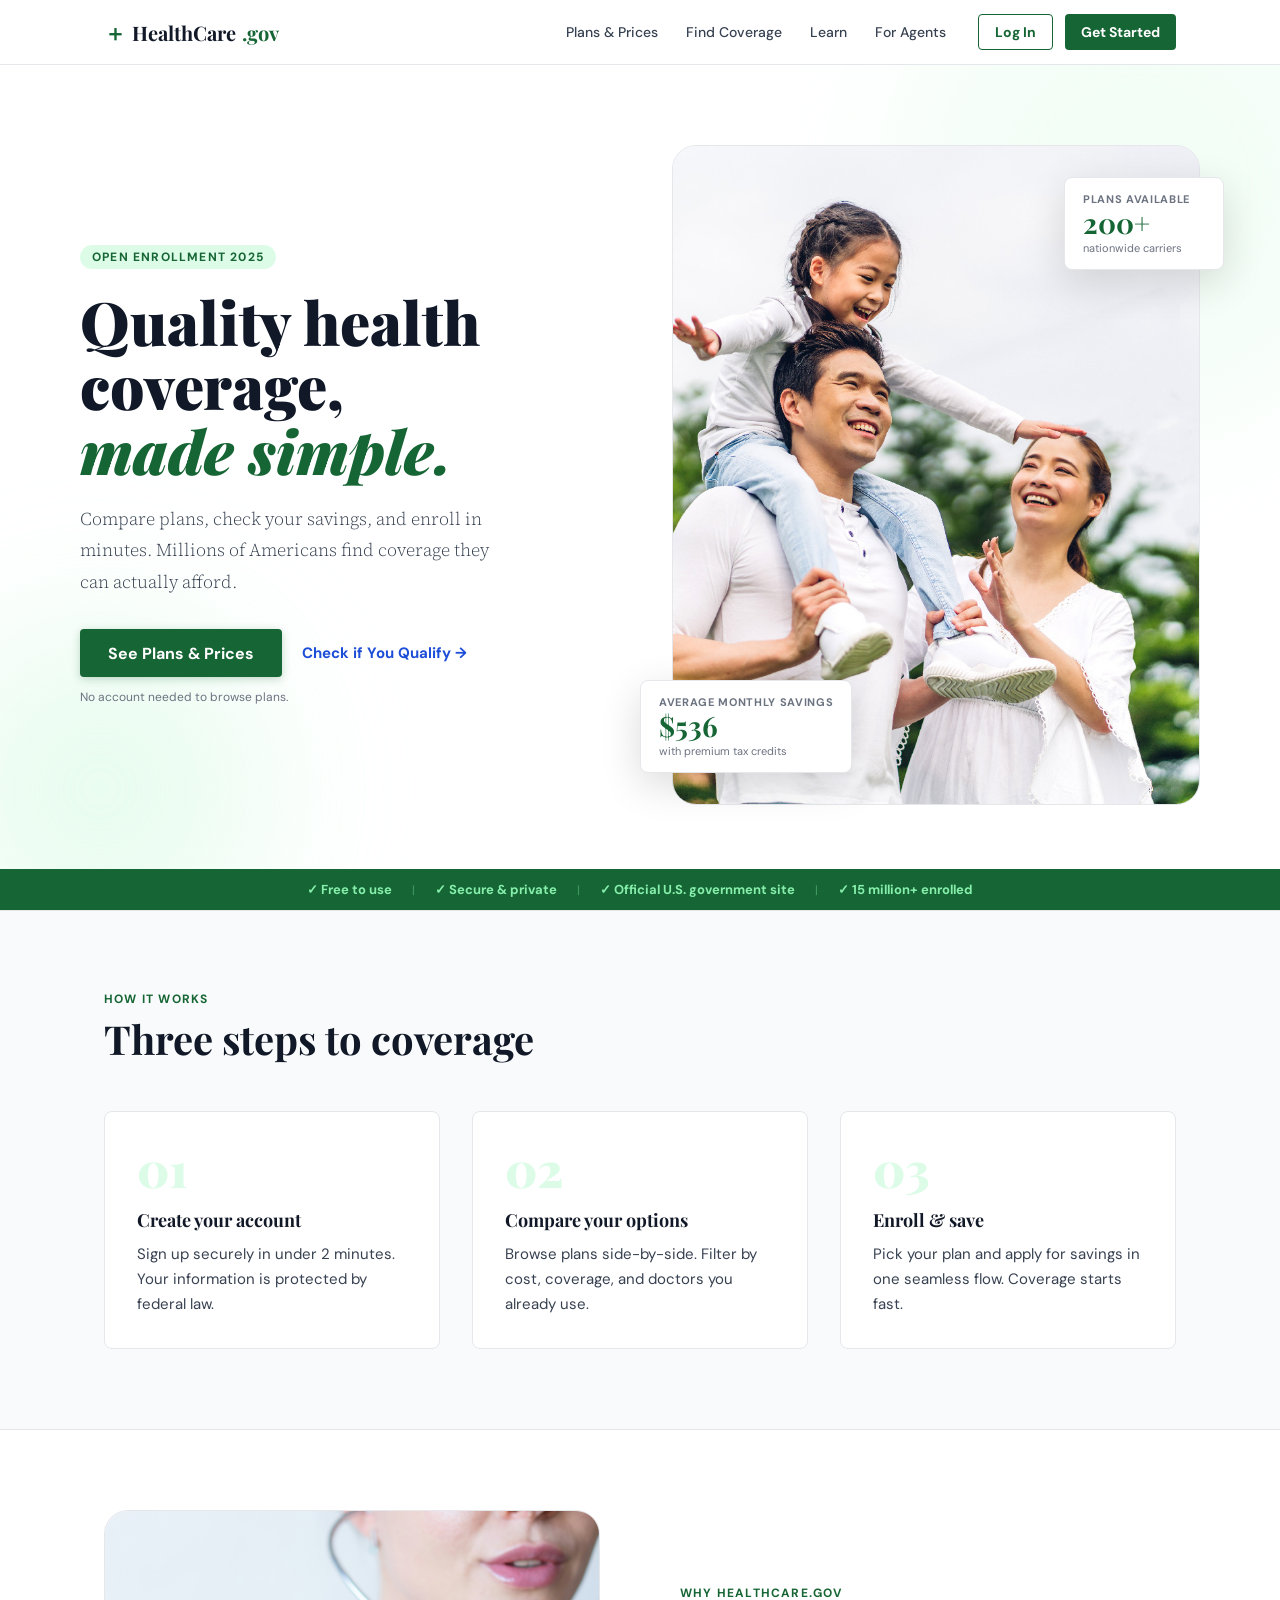
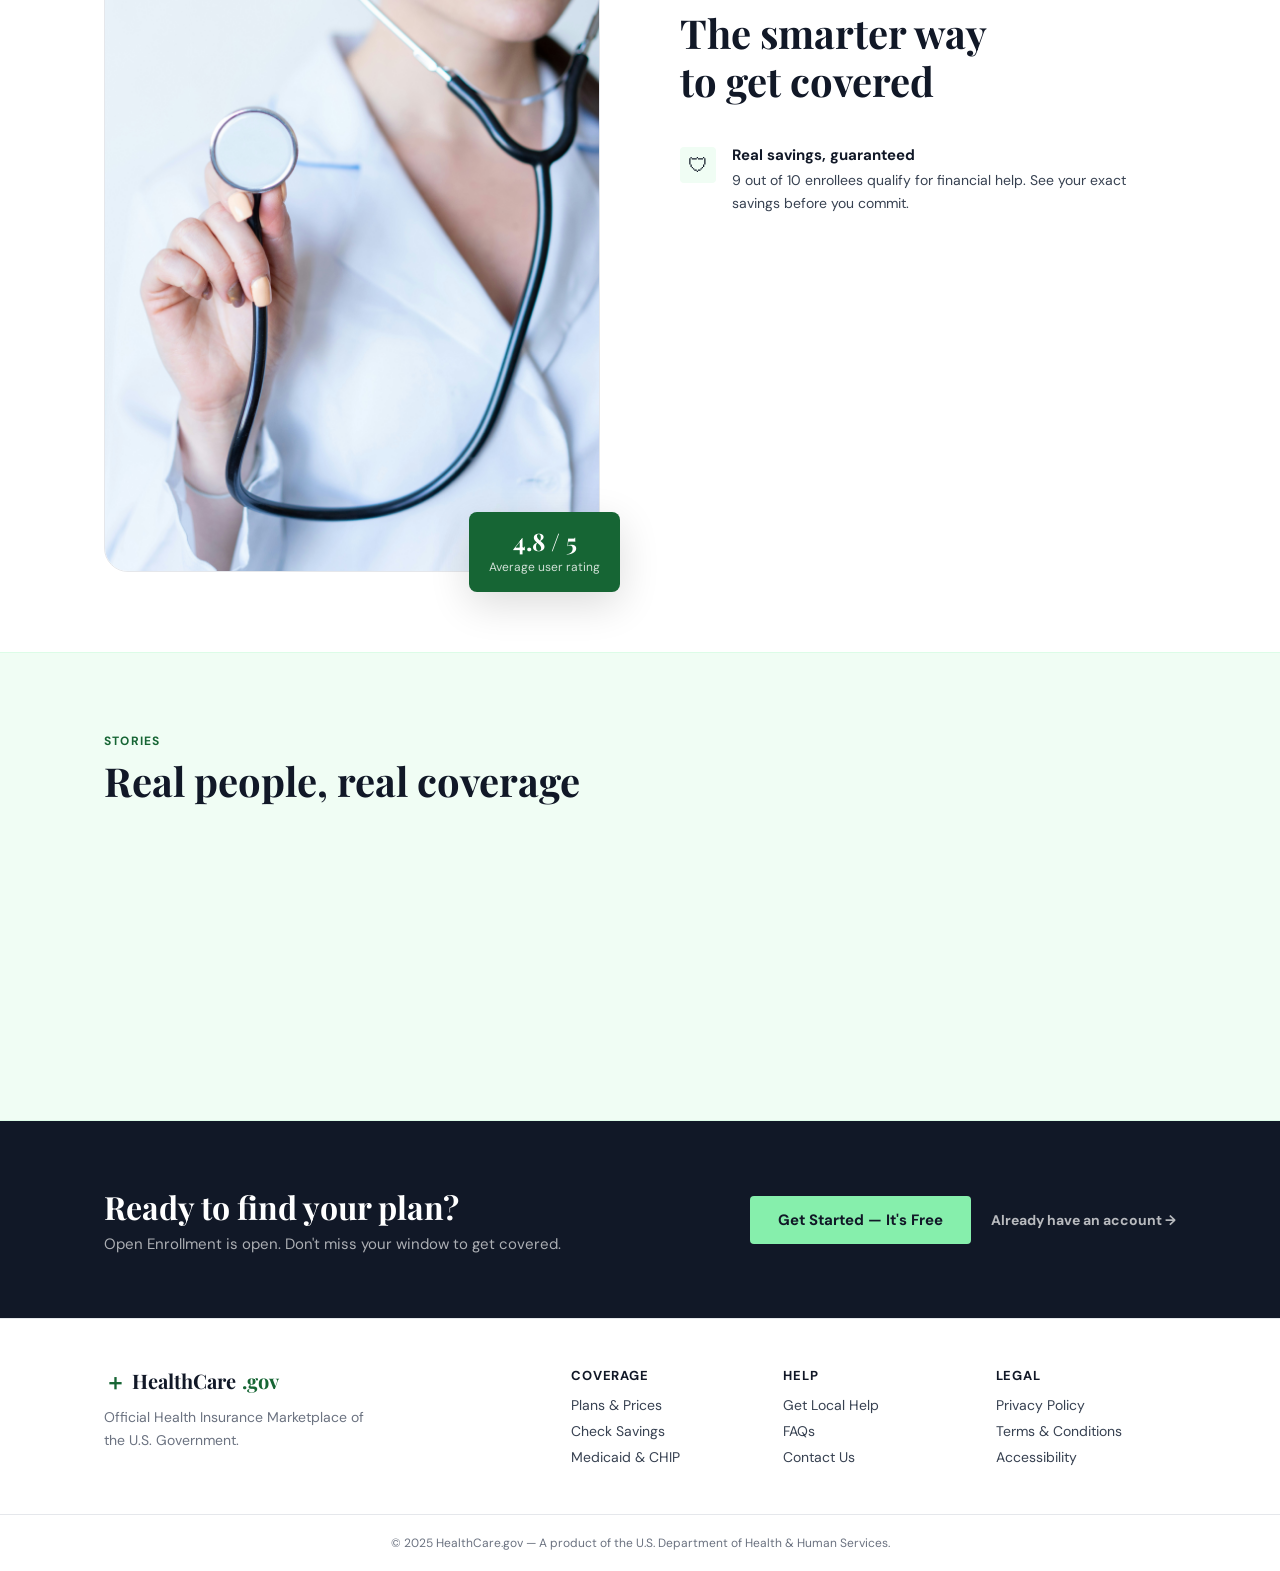
<file: index.html>
<!DOCTYPE html>
<html lang="en">
<head>
  <meta charset="UTF-8" />
  <meta name="viewport" content="width=device-width, initial-scale=1.0" />
  <title>HealthCare.gov — Quality Health Coverage</title>
  <link rel="stylesheet" href="assets/css/index.css" />
  <!-- Google Fonts -->
  <link rel="preconnect" href="https://fonts.googleapis.com" />
  <link rel="preconnect" href="https://fonts.gstatic.com" crossorigin />
  <link href="https://fonts.googleapis.com/css2?family=Playfair+Display:wght@700;900&family=Source+Serif+4:ital,wght@0,300;0,400;0,600;1,300&family=DM+Sans:wght@400;500;700&display=swap" rel="stylesheet" />
</head>
<body>

  <!-- ── NAVBAR ── -->
  <header class="navbar">
    <div class="nav-inner">
      <a href="#" class="nav-logo">
        <span class="logo-icon">＋</span>
        HealthCare<span class="logo-dot">.gov</span>
      </a>
      <nav class="nav-links">
        <a href="#">Plans &amp; Prices</a>
        <a href="#">Find Coverage</a>
        <a href="#">Learn</a>
        <a href="#">For Agents</a>
      </nav>
      <div class="nav-actions">
        <a href="login.html" class="btn-ghost">Log In</a>
        <a href="#" class="btn-solid">Get Started</a>
      </div>
      <button class="hamburger" aria-label="Open menu">
        <span></span><span></span><span></span>
      </button>
    </div>
  </header>

  <!-- ── HERO ── -->
  <section class="hero">
    <div class="hero-inner">
      <div class="hero-text">
        <p class="hero-eyebrow">Open Enrollment 2025</p>
        <h1 class="hero-headline">
          Quality health<br />
          coverage,<br />
          <em>made simple.</em>
        </h1>
        <p class="hero-body">
          Compare plans, check your savings, and enroll in minutes.
          Millions of Americans find coverage they can actually afford.
        </p>
        <div class="hero-cta-group">
          <a href="#" class="btn-hero-primary">See Plans &amp; Prices</a>
          <a href="#" class="btn-hero-secondary">Check if You Qualify →</a>
        </div>
        <p class="hero-note">No account needed to browse plans.</p>
      </div>

      <div class="hero-card-stack">
        <!-- Photo placeholder — replace src with your image -->
        <div class="hero-photo-frame">
          <img
            src="assets/images/foto1.jpg"
            alt="Happy family with health coverage"
            class="hero-photo"
            onerror="this.parentElement.classList.add('photo-placeholder')"
          />
        </div>

        <!-- Floating stat card -->
        <div class="stat-card stat-card--savings">
          <p class="stat-card__label">Average monthly savings</p>
          <p class="stat-card__value">$536</p>
          <p class="stat-card__sub">with premium tax credits</p>
        </div>

        <div class="stat-card stat-card--plans">
          <p class="stat-card__label">Plans available</p>
          <p class="stat-card__value">200+</p>
          <p class="stat-card__sub">nationwide carriers</p>
        </div>
      </div>
    </div>

    <!-- Decorative background shapes -->
    <div class="hero-blob hero-blob--1" aria-hidden="true"></div>
    <div class="hero-blob hero-blob--2" aria-hidden="true"></div>
  </section>

  <!-- ── TRUST BAR ── -->
  <div class="trust-bar">
    <div class="trust-inner">
      <span class="trust-item">✓ Free to use</span>
      <span class="divider">|</span>
      <span class="trust-item">✓ Secure &amp; private</span>
      <span class="divider">|</span>
      <span class="trust-item">✓ Official U.S. government site</span>
      <span class="divider">|</span>
      <span class="trust-item">✓ 15 million+ enrolled</span>
    </div>
  </div>

  <!-- ── HOW IT WORKS ── -->
  <section class="section-how" id="how">
    <div class="container">
      <div class="section-label">How it works</div>
      <h2 class="section-heading">Three steps to coverage</h2>

      <div class="steps-grid">
        <div class="step-card">
          <div class="step-num">01</div>
          <h3>Create your account</h3>
          <p>Sign up securely in under 2 minutes. Your information is protected by federal law.</p>
        </div>
        <div class="step-card">
          <div class="step-num">02</div>
          <h3>Compare your options</h3>
          <p>Browse plans side-by-side. Filter by cost, coverage, and doctors you already use.</p>
        </div>
        <div class="step-card">
          <div class="step-num">03</div>
          <h3>Enroll &amp; save</h3>
          <p>Pick your plan and apply for savings in one seamless flow. Coverage starts fast.</p>
        </div>
      </div>
    </div>
  </section>

  <!-- ── FEATURES / WHY US ── -->
  <section class="section-features">
    <div class="container features-inner">
      <div class="features-photo-col">
        <!-- Replace src with your second image -->
        <div class="features-photo-frame">
          <img
            src="assets/images/foto2.jpg"
            alt="Doctor consultation"
            class="features-photo"
            onerror="this.parentElement.classList.add('photo-placeholder')"
          />

        </div>
        <div class="features-badge">
          <strong>4.8 / 5</strong>
          <span>Average user rating</span>
        </div>
      </div>

      <div class="features-text-col">
        <div class="section-label">Why HealthCare.gov</div>
        <h2 class="section-heading">The smarter way<br />to get covered</h2>

        <ul class="feature-list">
          <li>
            <div class="feature-icon">🛡</div>
            <div>
              <strong>Real savings, guaranteed</strong>
              <p>9 out of 10 enrollees qualify for financial help. See your exact savings before you commit.</p>
            </div>
          </li>
          <li>
            <div class="feature-icon">🩺</div>
            <div>
              <strong>Keep your doctors</strong>
              <p>Search by your current providers to find plans that include the care you trust.</p>
            </div>
          </li>
          <li>
            <div class="feature-icon">🔒</div>
            <div>
              <strong>Privacy protected by law</strong>
              <p>Your data is secured under federal standards and never sold to third parties.</p>
            </div>
          </li>
          <li>
            <div class="feature-icon">📱</div>
            <div>
              <strong>Enroll from anywhere</strong>
              <p>Apply on any device — phone, tablet, or desktop — in as little as 10 minutes.</p>
            </div>
          </li>
        </ul>
      </div>
    </div>
  </section>

  <!-- ── TESTIMONIALS ── -->
  <section class="section-testimonials">
    <div class="container">
      <div class="section-label">Stories</div>
      <h2 class="section-heading">Real people, real coverage</h2>

      <div class="testimonials-grid">
        <div class="testimonial-card">
          <p class="testimonial-quote">"I was uninsured for 3 years. Found a $0/month plan in 20 minutes. I still can't believe it was this easy."</p>
          <div class="testimonial-author">
            <div class="author-avatar">MR</div>
            <div>
              <strong>Maria R.</strong>
              <span>Florida</span>
            </div>
          </div>
        </div>
        <div class="testimonial-card testimonial-card--featured">
          <p class="testimonial-quote">"The side-by-side comparison tool made it so clear which plan was right for my family. Saved us over $4,000 a year."</p>
          <div class="testimonial-author">
            <div class="author-avatar">JT</div>
            <div>
              <strong>James T.</strong>
              <span>Texas</span>
            </div>
          </div>
        </div>
        <div class="testimonial-card">
          <p class="testimonial-quote">"As a small business owner, I finally have coverage that doesn't cost a fortune. The process was straightforward."</p>
          <div class="testimonial-author">
            <div class="author-avatar">SL</div>
            <div>
              <strong>Sandra L.</strong>
              <span>California</span>
            </div>
          </div>
        </div>
      </div>
    </div>
  </section>

  <!-- ── CTA BANNER ── -->
  <section class="section-cta">
    <div class="container cta-inner">
      <div class="cta-text">
        <h2>Ready to find your plan?</h2>
        <p>Open Enrollment is open. Don't miss your window to get covered.</p>
      </div>
      <div class="cta-actions">
        <a href="#" class="btn-cta-primary">Get Started — It's Free</a>
        <a href="login.html" class="btn-cta-ghost">Already have an account →</a>
      </div>
    </div>
  </section>

  <!-- ── FOOTER ── -->
  <footer class="footer">
    <div class="container footer-inner">
      <div class="footer-brand">
        <a href="#" class="nav-logo">
          <span class="logo-icon">＋</span>
          HealthCare<span class="logo-dot">.gov</span>
        </a>
        <p>Official Health Insurance Marketplace of the U.S. Government.</p>
      </div>
      <div class="footer-links">
        <div>
          <strong>Coverage</strong>
          <a href="#">Plans &amp; Prices</a>
          <a href="#">Check Savings</a>
          <a href="#">Medicaid &amp; CHIP</a>
        </div>
        <div>
          <strong>Help</strong>
          <a href="#">Get Local Help</a>
          <a href="#">FAQs</a>
          <a href="#">Contact Us</a>
        </div>
        <div>
          <strong>Legal</strong>
          <a href="#">Privacy Policy</a>
          <a href="#">Terms &amp; Conditions</a>
          <a href="#">Accessibility</a>
        </div>
      </div>
    </div>
    <div class="footer-bottom">
      <div class="container">
        <p>© 2025 HealthCare.gov — A product of the U.S. Department of Health &amp; Human Services.</p>
      </div>
    </div>
  </footer>

  <script>
    // Mobile nav toggle
    const hamburger = document.querySelector('.hamburger');
    const navLinks  = document.querySelector('.nav-links');
    const navActions = document.querySelector('.nav-actions');
    hamburger?.addEventListener('click', () => {
      navLinks?.classList.toggle('open');
      navActions?.classList.toggle('open');
    });

    // Scroll-reveal (lightweight, no library needed)
    const observer = new IntersectionObserver((entries) => {
      entries.forEach(e => {
        if (e.isIntersecting) {
          e.target.classList.add('revealed');
          observer.unobserve(e.target);
        }
      });
    }, { threshold: 0.12 });

    document.querySelectorAll('.step-card, .feature-list li, .testimonial-card').forEach(el => {
      el.classList.add('reveal');
      observer.observe(el);
    });
  </script>
</body>
</html>
</file>
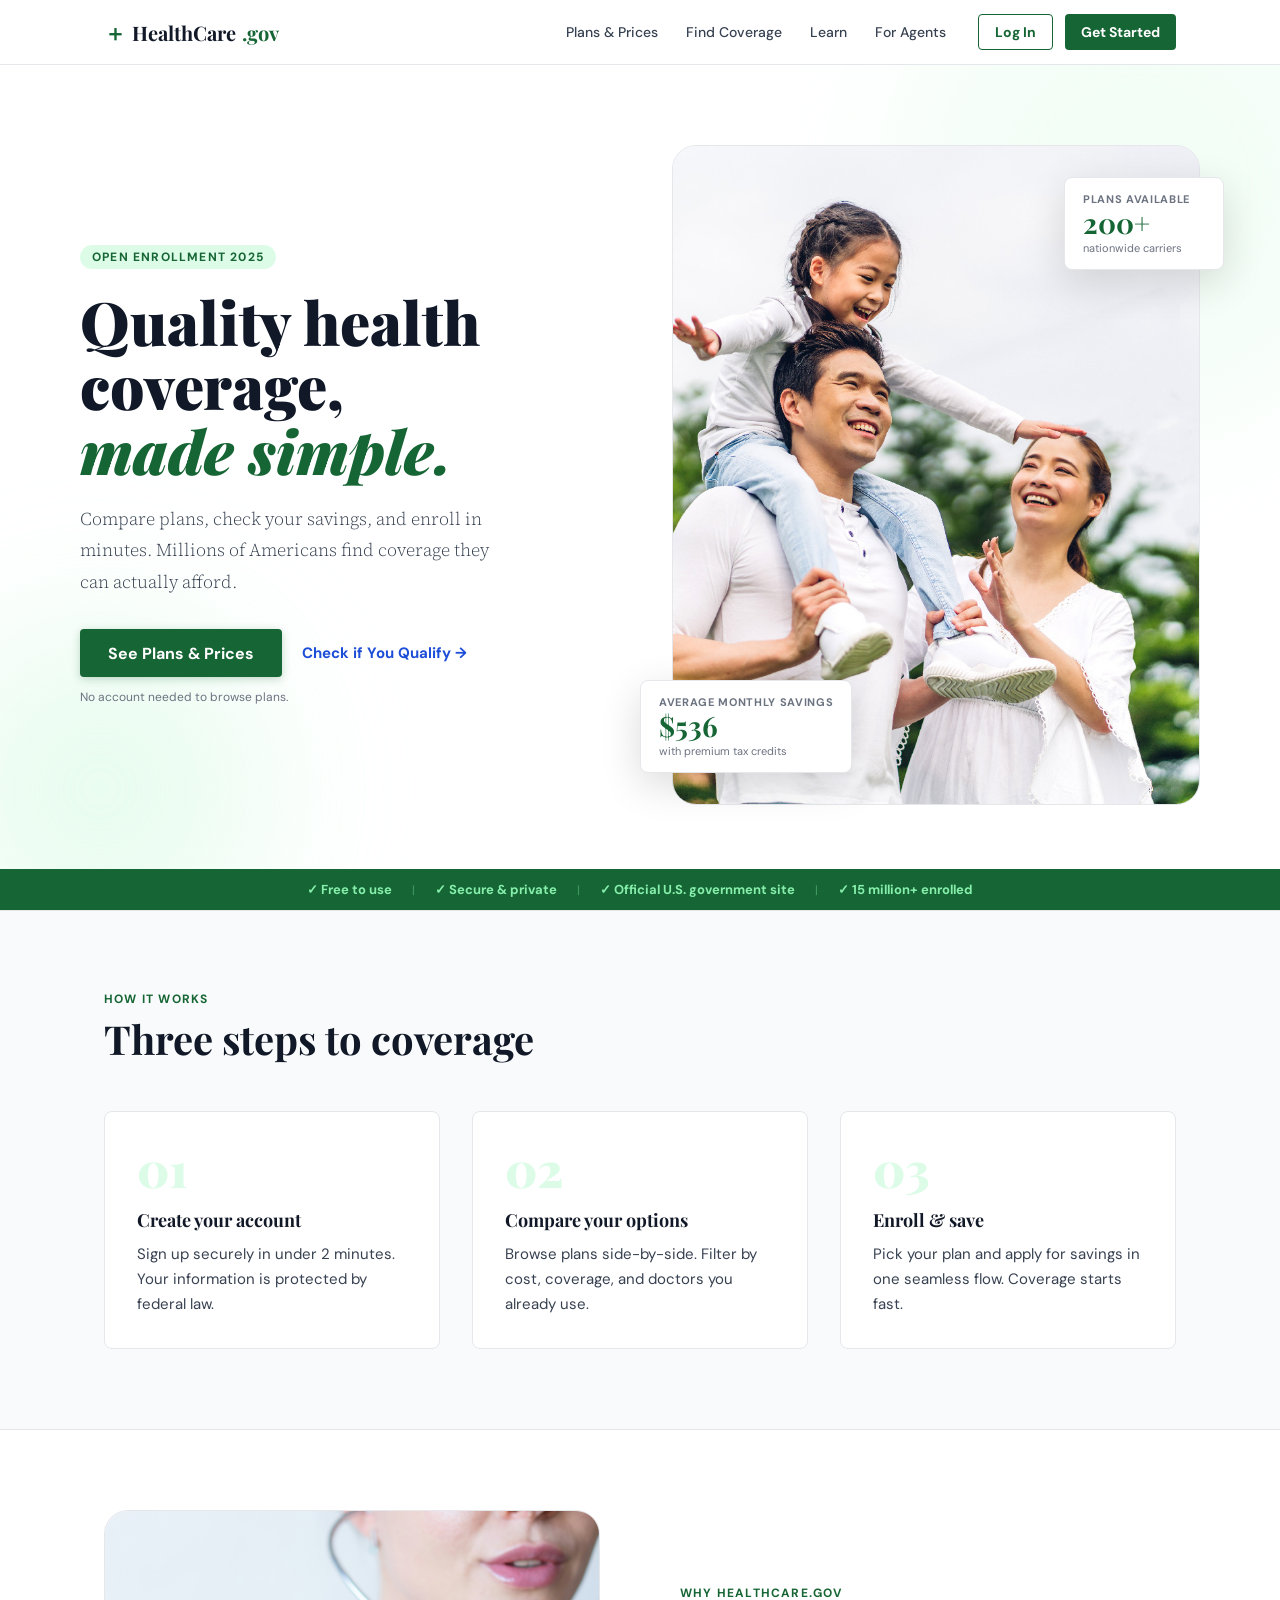
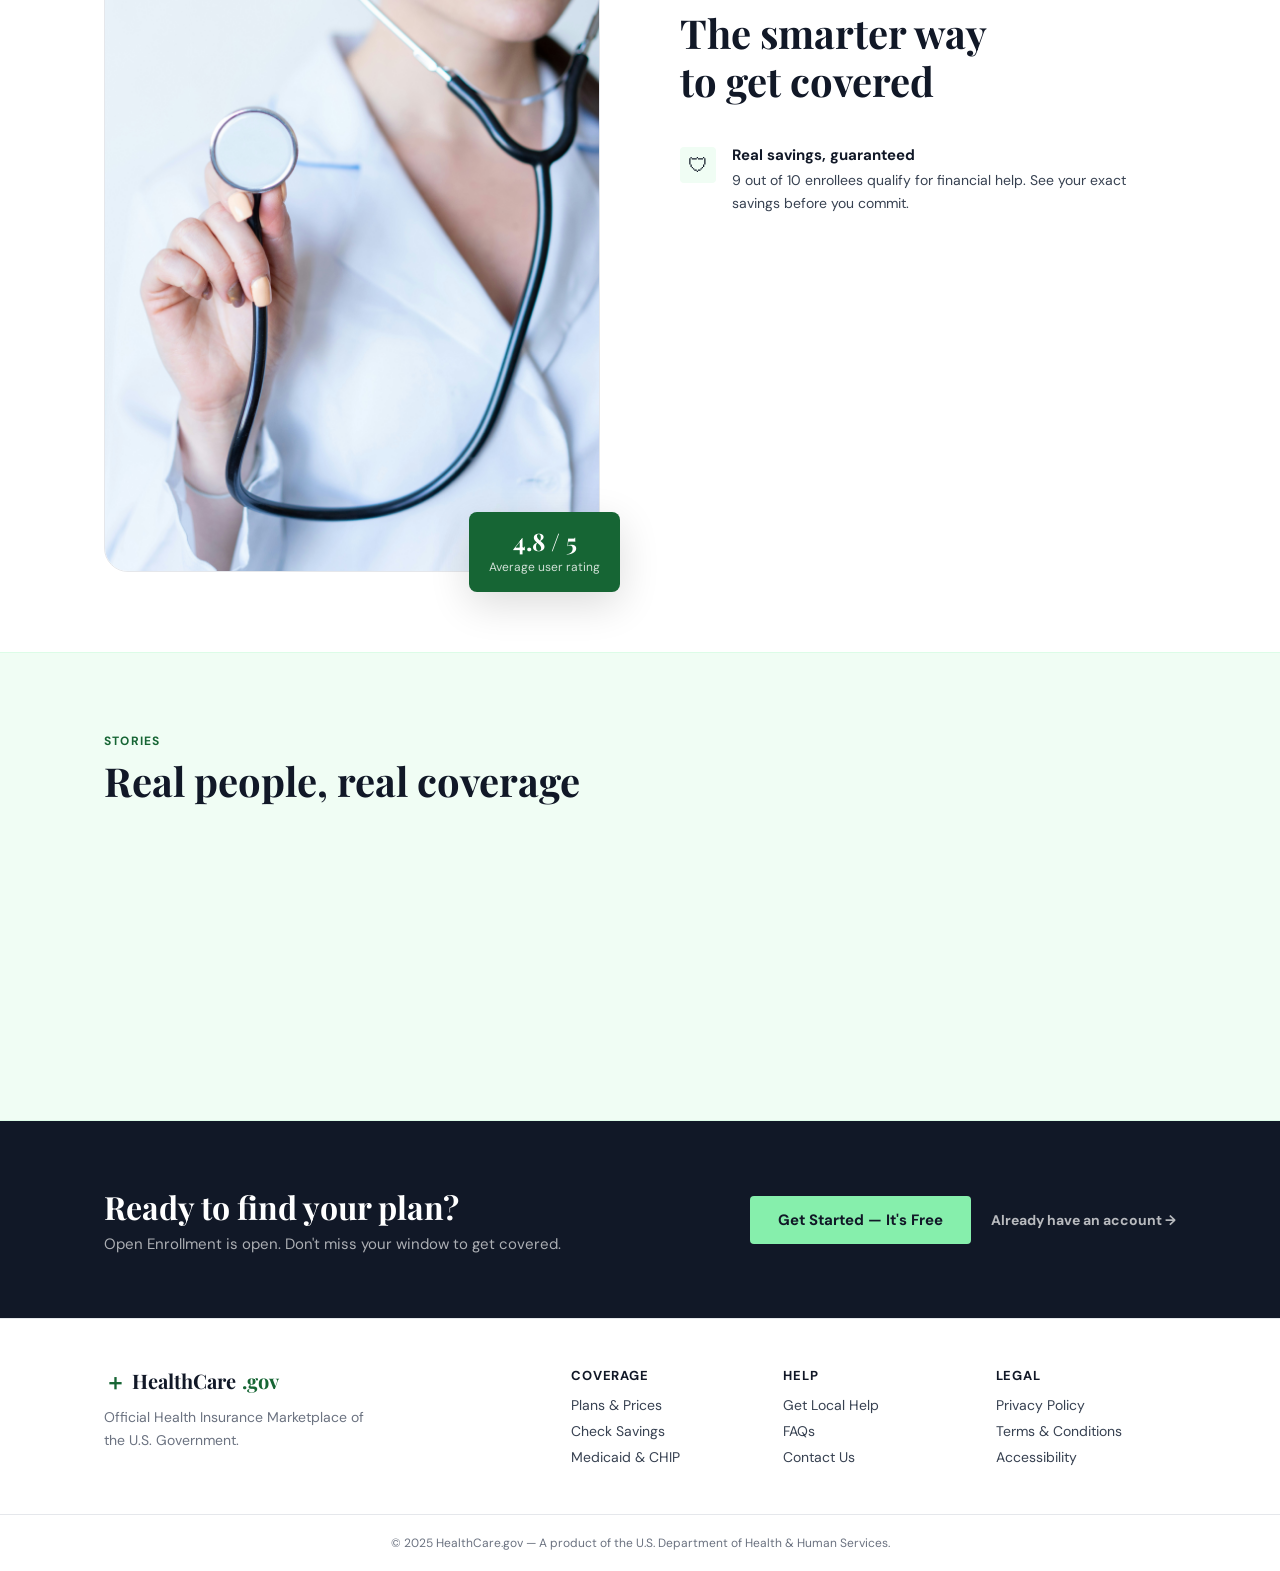
<file: landing_page.html>
<!DOCTYPE html>
<html lang="en">
<head>
  <meta charset="UTF-8" />
  <meta name="viewport" content="width=device-width, initial-scale=1.0" />
  <title>HealthCare.gov — Quality Health Coverage</title>
  <link rel="stylesheet" href="landing_style.css" />
  <!-- Google Fonts -->
  <link rel="preconnect" href="https://fonts.googleapis.com" />
  <link rel="preconnect" href="https://fonts.gstatic.com" crossorigin />
  <link href="https://fonts.googleapis.com/css2?family=Playfair+Display:wght@700;900&family=Source+Serif+4:ital,wght@0,300;0,400;0,600;1,300&family=DM+Sans:wght@400;500;700&display=swap" rel="stylesheet" />
</head>
<body>

  <!-- ── NAVBAR ── -->
  <header class="navbar">
    <div class="nav-inner">
      <a href="#" class="nav-logo">
        <span class="logo-icon">＋</span>
        HealthCare<span class="logo-dot">.gov</span>
      </a>
      <nav class="nav-links">
        <a href="#">Plans &amp; Prices</a>
        <a href="#">Find Coverage</a>
        <a href="#">Learn</a>
        <a href="#">For Agents</a>
      </nav>
      <div class="nav-actions">
        <a href="login.html" class="btn-ghost">Log In</a>
        <a href="#" class="btn-solid">Get Started</a>
      </div>
      <button class="hamburger" aria-label="Open menu">
        <span></span><span></span><span></span>
      </button>
    </div>
  </header>

  <!-- ── HERO ── -->
  <section class="hero">
    <div class="hero-inner">
      <div class="hero-text">
        <p class="hero-eyebrow">Open Enrollment 2025</p>
        <h1 class="hero-headline">
          Quality health<br />
          coverage,<br />
          <em>made simple.</em>
        </h1>
        <p class="hero-body">
          Compare plans, check your savings, and enroll in minutes.
          Millions of Americans find coverage they can actually afford.
        </p>
        <div class="hero-cta-group">
          <a href="#" class="btn-hero-primary">See Plans &amp; Prices</a>
          <a href="#" class="btn-hero-secondary">Check if You Qualify →</a>
        </div>
        <p class="hero-note">No account needed to browse plans.</p>
      </div>

      <div class="hero-card-stack">
        <!-- Photo placeholder — replace src with your image -->
        <div class="hero-photo-frame">
          <img
            src="foto1.jpg"
            alt="Happy family with health coverage"
            class="hero-photo"
            onerror="this.parentElement.classList.add('photo-placeholder')"
          />
        </div>

        <!-- Floating stat card -->
        <div class="stat-card stat-card--savings">
          <p class="stat-card__label">Average monthly savings</p>
          <p class="stat-card__value">$536</p>
          <p class="stat-card__sub">with premium tax credits</p>
        </div>

        <div class="stat-card stat-card--plans">
          <p class="stat-card__label">Plans available</p>
          <p class="stat-card__value">200+</p>
          <p class="stat-card__sub">nationwide carriers</p>
        </div>
      </div>
    </div>

    <!-- Decorative background shapes -->
    <div class="hero-blob hero-blob--1" aria-hidden="true"></div>
    <div class="hero-blob hero-blob--2" aria-hidden="true"></div>
  </section>

  <!-- ── TRUST BAR ── -->
  <div class="trust-bar">
    <div class="trust-inner">
      <span class="trust-item">✓ Free to use</span>
      <span class="divider">|</span>
      <span class="trust-item">✓ Secure &amp; private</span>
      <span class="divider">|</span>
      <span class="trust-item">✓ Official U.S. government site</span>
      <span class="divider">|</span>
      <span class="trust-item">✓ 15 million+ enrolled</span>
    </div>
  </div>

  <!-- ── HOW IT WORKS ── -->
  <section class="section-how" id="how">
    <div class="container">
      <div class="section-label">How it works</div>
      <h2 class="section-heading">Three steps to coverage</h2>

      <div class="steps-grid">
        <div class="step-card">
          <div class="step-num">01</div>
          <h3>Create your account</h3>
          <p>Sign up securely in under 2 minutes. Your information is protected by federal law.</p>
        </div>
        <div class="step-card">
          <div class="step-num">02</div>
          <h3>Compare your options</h3>
          <p>Browse plans side-by-side. Filter by cost, coverage, and doctors you already use.</p>
        </div>
        <div class="step-card">
          <div class="step-num">03</div>
          <h3>Enroll &amp; save</h3>
          <p>Pick your plan and apply for savings in one seamless flow. Coverage starts fast.</p>
        </div>
      </div>
    </div>
  </section>

  <!-- ── FEATURES / WHY US ── -->
  <section class="section-features">
    <div class="container features-inner">
      <div class="features-photo-col">
        <!-- Replace src with your second image -->
        <div class="features-photo-frame">
          <img
            src="foto2.jpg"
            alt="Doctor consultation"
            class="features-photo"
            onerror="this.parentElement.classList.add('photo-placeholder')"
          />

        </div>
        <div class="features-badge">
          <strong>4.8 / 5</strong>
          <span>Average user rating</span>
        </div>
      </div>

      <div class="features-text-col">
        <div class="section-label">Why HealthCare.gov</div>
        <h2 class="section-heading">The smarter way<br />to get covered</h2>

        <ul class="feature-list">
          <li>
            <div class="feature-icon">🛡</div>
            <div>
              <strong>Real savings, guaranteed</strong>
              <p>9 out of 10 enrollees qualify for financial help. See your exact savings before you commit.</p>
            </div>
          </li>
          <li>
            <div class="feature-icon">🩺</div>
            <div>
              <strong>Keep your doctors</strong>
              <p>Search by your current providers to find plans that include the care you trust.</p>
            </div>
          </li>
          <li>
            <div class="feature-icon">🔒</div>
            <div>
              <strong>Privacy protected by law</strong>
              <p>Your data is secured under federal standards and never sold to third parties.</p>
            </div>
          </li>
          <li>
            <div class="feature-icon">📱</div>
            <div>
              <strong>Enroll from anywhere</strong>
              <p>Apply on any device — phone, tablet, or desktop — in as little as 10 minutes.</p>
            </div>
          </li>
        </ul>
      </div>
    </div>
  </section>

  <!-- ── TESTIMONIALS ── -->
  <section class="section-testimonials">
    <div class="container">
      <div class="section-label">Stories</div>
      <h2 class="section-heading">Real people, real coverage</h2>

      <div class="testimonials-grid">
        <div class="testimonial-card">
          <p class="testimonial-quote">"I was uninsured for 3 years. Found a $0/month plan in 20 minutes. I still can't believe it was this easy."</p>
          <div class="testimonial-author">
            <div class="author-avatar">MR</div>
            <div>
              <strong>Maria R.</strong>
              <span>Florida</span>
            </div>
          </div>
        </div>
        <div class="testimonial-card testimonial-card--featured">
          <p class="testimonial-quote">"The side-by-side comparison tool made it so clear which plan was right for my family. Saved us over $4,000 a year."</p>
          <div class="testimonial-author">
            <div class="author-avatar">JT</div>
            <div>
              <strong>James T.</strong>
              <span>Texas</span>
            </div>
          </div>
        </div>
        <div class="testimonial-card">
          <p class="testimonial-quote">"As a small business owner, I finally have coverage that doesn't cost a fortune. The process was straightforward."</p>
          <div class="testimonial-author">
            <div class="author-avatar">SL</div>
            <div>
              <strong>Sandra L.</strong>
              <span>California</span>
            </div>
          </div>
        </div>
      </div>
    </div>
  </section>

  <!-- ── CTA BANNER ── -->
  <section class="section-cta">
    <div class="container cta-inner">
      <div class="cta-text">
        <h2>Ready to find your plan?</h2>
        <p>Open Enrollment is open. Don't miss your window to get covered.</p>
      </div>
      <div class="cta-actions">
        <a href="#" class="btn-cta-primary">Get Started — It's Free</a>
        <a href="login.html" class="btn-cta-ghost">Already have an account →</a>
      </div>
    </div>
  </section>

  <!-- ── FOOTER ── -->
  <footer class="footer">
    <div class="container footer-inner">
      <div class="footer-brand">
        <a href="#" class="nav-logo">
          <span class="logo-icon">＋</span>
          HealthCare<span class="logo-dot">.gov</span>
        </a>
        <p>Official Health Insurance Marketplace of the U.S. Government.</p>
      </div>
      <div class="footer-links">
        <div>
          <strong>Coverage</strong>
          <a href="#">Plans &amp; Prices</a>
          <a href="#">Check Savings</a>
          <a href="#">Medicaid &amp; CHIP</a>
        </div>
        <div>
          <strong>Help</strong>
          <a href="#">Get Local Help</a>
          <a href="#">FAQs</a>
          <a href="#">Contact Us</a>
        </div>
        <div>
          <strong>Legal</strong>
          <a href="#">Privacy Policy</a>
          <a href="#">Terms &amp; Conditions</a>
          <a href="#">Accessibility</a>
        </div>
      </div>
    </div>
    <div class="footer-bottom">
      <div class="container">
        <p>© 2025 HealthCare.gov — A product of the U.S. Department of Health &amp; Human Services.</p>
      </div>
    </div>
  </footer>

  <script>
    // Mobile nav toggle
    const hamburger = document.querySelector('.hamburger');
    const navLinks  = document.querySelector('.nav-links');
    const navActions = document.querySelector('.nav-actions');
    hamburger?.addEventListener('click', () => {
      navLinks?.classList.toggle('open');
      navActions?.classList.toggle('open');
    });

    // Scroll-reveal (lightweight, no library needed)
    const observer = new IntersectionObserver((entries) => {
      entries.forEach(e => {
        if (e.isIntersecting) {
          e.target.classList.add('revealed');
          observer.unobserve(e.target);
        }
      });
    }, { threshold: 0.12 });

    document.querySelectorAll('.step-card, .feature-list li, .testimonial-card').forEach(el => {
      el.classList.add('reveal');
      observer.observe(el);
    });
  </script>
</body>
</html>
</file>
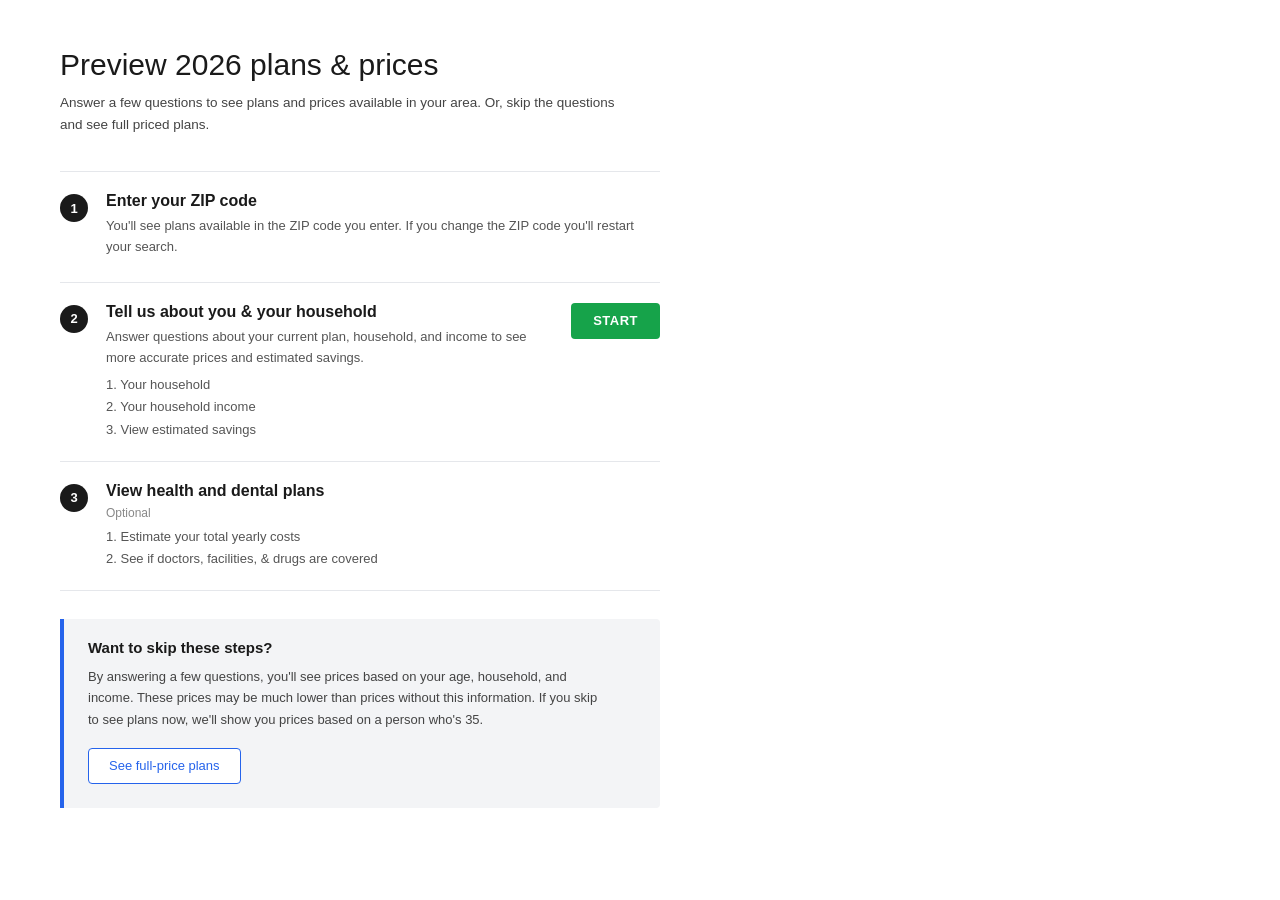
<file: preview-plans.html>
<!DOCTYPE html>
<html lang="en">
<head>
  <meta charset="UTF-8">
  <meta name="viewport" content="width=device-width, initial-scale=1.0">
  <title>Preview 2026 Plans & Prices</title>
  <link rel="stylesheet" href="assets/css/preview-plans.css">
</head>
<body>

  <div class="container">
    <h1>Preview 2026 plans &amp; prices</h1>
    <p class="intro-text">
      Answer a few questions to see plans and prices available in your area. Or, skip the questions and see full priced plans.
    </p>

    <div class="steps">

      <!-- Step 1 -->
      <div class="step">
        <div class="step-number">1</div>
        <div class="step-body">
          <div class="step-title">Enter your ZIP code</div>
          <p class="step-desc">You'll see plans available in the ZIP code you enter. If you change the ZIP code you'll restart your search.</p>
        </div>
      </div>

      <!-- Step 2 -->
      <div class="step">
        <div class="step-number">2</div>
        <div class="step-body">
          <div class="step-action">
            <div>
              <div class="step-title">Tell us about you &amp; your household</div>
              <p class="step-desc">Answer questions about your current plan, household, and income to see more accurate prices and estimated savings.</p>
              <ul class="step-list">
                <li>Your household</li>
                <li>Your household income</li>
                <li>View estimated savings</li>
              </ul>
            </div>
            <a class="btn-start" href="health-plans.html" role="button">START</a>
          </div>
        </div>
      </div>

      <!-- Step 3 -->
      <div class="step">
        <div class="step-number">3</div>
        <div class="step-body">
          <div class="step-title">View health and dental plans</div>
          <p class="step-optional">Optional</p>
          <ul class="step-list">
            <li>Estimate your total yearly costs</li>
            <li>See if doctors, facilities, &amp; drugs are covered</li>
          </ul>
        </div>
      </div>

    </div>

    <!-- Skip box -->
    <div class="skip-box">
      <h3>Want to skip these steps?</h3>
      <p>
        By answering a few questions, you'll see prices based on your age, household, and income.
        These prices may be much lower than prices without this information. If you skip to see plans
        now, we'll show you prices based on a person who's 35.
      </p>
      <a href="#" class="btn-full-price">See full-price plans</a>
    </div>

  </div>

</body>
</html>
</file>
<file: assets/css/index.css>
/* ═══════════════════════════════════════════════
   landing.css — HealthCare.gov Landing Page
   Consistent with login.css style system
   ═══════════════════════════════════════════════ */

/* ── Reset & Base ── */
*, *::before, *::after {
  box-sizing: border-box;
  margin: 0;
  padding: 0;
}

:root {
  --green-dark:   #166534;
  --green-mid:    #14532d;
  --green-deep:   #052e16;
  --green-light:  #86efac;
  --green-pale:   #f0fdf4;
  --green-tint:   #dcfce7;
  --blue-link:    #1d4ed8;
  --blue-focus:   #1a5fa8;
  --gray-900:     #111827;
  --gray-700:     #374151;
  --gray-500:     #6b7280;
  --gray-400:     #9ca3af;
  --gray-200:     #e5e7eb;
  --gray-50:      #f9fafb;
  --white:        #ffffff;

  --font-serif:   'Playfair Display', Georgia, serif;
  --font-body:    'Source Serif 4', Georgia, serif;
  --font-ui:      'DM Sans', 'Helvetica Neue', Helvetica, Arial, sans-serif;

  --radius-sm:    0.25rem;
  --radius-md:    0.5rem;
  --radius-lg:    1rem;
  --radius-xl:    1.5rem;
  --radius-full:  9999px;

  --shadow-sm:  0 1px 3px rgba(0,0,0,0.08);
  --shadow-md:  0 4px 16px rgba(0,0,0,0.10);
  --shadow-lg:  0 12px 40px rgba(0,0,0,0.14);
  --shadow-xl:  0 24px 64px rgba(0,0,0,0.16);
}

html {
  scroll-behavior: smooth;
}

body {
  font-family: var(--font-ui);
  font-size: 16px;
  color: var(--gray-900);
  background: var(--white);
  overflow-x: hidden;
}

/* ── Utility ── */
.container {
  max-width: 1120px;
  margin: 0 auto;
  padding: 0 1.5rem;
}

/* ═══════════════════════════════════
   NAVBAR
══════════════════════════════════ */
.navbar {
  position: sticky;
  top: 0;
  z-index: 100;
  background: var(--white);
  border-bottom: 1px solid var(--gray-200);
}

.nav-inner {
  max-width: 1120px;
  margin: 0 auto;
  padding: 0 1.5rem;
  height: 4rem;
  display: flex;
  align-items: center;
  gap: 2rem;
}

.nav-logo {
  font-family: var(--font-serif);
  font-size: 1.25rem;
  font-weight: 700;
  color: var(--gray-900);
  text-decoration: none;
  display: flex;
  align-items: center;
  gap: 0.375rem;
  flex-shrink: 0;
}

.logo-icon {
  color: var(--green-dark);
  font-size: 1.4rem;
  line-height: 1;
}

.logo-dot {
  color: var(--green-dark);
}

.nav-links {
  display: flex;
  gap: 1.75rem;
  margin-left: auto;
}

.nav-links a {
  font-size: 0.875rem;
  font-weight: 500;
  color: var(--gray-700);
  text-decoration: none;
  transition: color 0.15s;
}

.nav-links a:hover {
  color: var(--green-dark);
}

.nav-actions {
  display: flex;
  align-items: center;
  gap: 0.75rem;
  flex-shrink: 0;
}

.btn-ghost {
  height: 2.25rem;
  padding: 0 1rem;
  font-size: 0.875rem;
  font-weight: 700;
  font-family: var(--font-ui);
  color: var(--green-dark);
  background: transparent;
  border: 1.5px solid var(--green-dark);
  border-radius: var(--radius-sm);
  text-decoration: none;
  display: inline-flex;
  align-items: center;
  transition: background 0.15s, color 0.15s;
}

.btn-ghost:hover {
  background: var(--green-pale);
}

.btn-solid {
  height: 2.25rem;
  padding: 0 1rem;
  font-size: 0.875rem;
  font-weight: 700;
  font-family: var(--font-ui);
  color: var(--white);
  background: var(--green-dark);
  border: none;
  border-radius: var(--radius-sm);
  text-decoration: none;
  display: inline-flex;
  align-items: center;
  transition: background 0.15s;
}

.btn-solid:hover {
  background: var(--green-mid);
}

.hamburger {
  display: none;
  flex-direction: column;
  gap: 4px;
  background: none;
  border: none;
  cursor: pointer;
  padding: 4px;
  margin-left: auto;
}

.hamburger span {
  display: block;
  width: 22px;
  height: 2px;
  background: var(--gray-900);
  border-radius: 2px;
  transition: transform 0.2s;
}

/* ═══════════════════════════════════
   HERO
══════════════════════════════════ */
.hero {
  position: relative;
  overflow: hidden;
  padding: 5rem 1.5rem 4rem;
  background: var(--white);
}

.hero-inner {
  max-width: 1120px;
  margin: 0 auto;
  display: grid;
  grid-template-columns: 1fr 1fr;
  gap: 4rem;
  align-items: center;
}

.hero-eyebrow {
  font-family: var(--font-ui);
  font-size: 0.75rem;
  font-weight: 700;
  letter-spacing: 0.1em;
  text-transform: uppercase;
  color: var(--green-dark);
  background: var(--green-tint);
  display: inline-block;
  padding: 0.25rem 0.75rem;
  border-radius: var(--radius-full);
  margin-bottom: 1.25rem;
}

.hero-headline {
  font-family: var(--font-serif);
  font-size: clamp(2.5rem, 5vw, 3.75rem);
  font-weight: 900;
  line-height: 1.08;
  color: var(--gray-900);
  margin-bottom: 1.25rem;
}

.hero-headline em {
  font-style: italic;
  color: var(--green-dark);
}

.hero-body {
  font-family: var(--font-body);
  font-size: 1.125rem;
  font-weight: 300;
  color: var(--gray-700);
  line-height: 1.75;
  max-width: 440px;
  margin-bottom: 2rem;
}

.hero-cta-group {
  display: flex;
  align-items: center;
  gap: 1.25rem;
  flex-wrap: wrap;
  margin-bottom: 0.75rem;
}

.btn-hero-primary {
  height: 3rem;
  padding: 0 1.75rem;
  font-size: 1rem;
  font-weight: 700;
  font-family: var(--font-ui);
  color: var(--white);
  background: var(--green-dark);
  border: none;
  border-radius: var(--radius-sm);
  text-decoration: none;
  display: inline-flex;
  align-items: center;
  transition: background 0.15s, transform 0.15s;
  box-shadow: 0 2px 8px rgba(22, 101, 52, 0.25);
}

.btn-hero-primary:hover {
  background: var(--green-mid);
  transform: translateY(-1px);
  box-shadow: 0 4px 16px rgba(22, 101, 52, 0.32);
}

.btn-hero-secondary {
  font-size: 0.9375rem;
  font-weight: 700;
  color: var(--blue-link);
  text-decoration: none;
  transition: color 0.15s;
}

.btn-hero-secondary:hover {
  text-decoration: underline;
}

.hero-note {
  font-size: 0.75rem;
  color: var(--gray-500);
}

/* ── Hero right col ── */
.hero-card-stack {
  position: relative;
}

.hero-photo-frame {
  width: 100%;
  aspect-ratio: 4 / 5;
  border-radius: var(--radius-xl);
  overflow: hidden;
  background: var(--green-tint);
  border: 1px solid var(--gray-200);
  position: relative;
}

.hero-photo {
  width: 100%;
  height: 100%;
  object-fit: cover;
  display: block;
}

/* Placeholder when image fails / not set */
.hero-photo-frame.photo-placeholder .hero-photo {
  display: none;
}

.photo-placeholder-label {
  position: absolute;
  inset: 0;
  display: flex;
  align-items: center;
  justify-content: center;
  font-size: 0.875rem;
  color: var(--gray-500);
  font-family: var(--font-ui);
  text-align: center;
  padding: 1rem;
}

.hero-photo-frame:not(.photo-placeholder) .photo-placeholder-label {
  display: none;
}

/* Floating cards */
.stat-card {
  position: absolute;
  background: var(--white);
  border: 1px solid var(--gray-200);
  border-radius: var(--radius-md);
  padding: 0.875rem 1.125rem;
  box-shadow: var(--shadow-lg);
  min-width: 160px;
}

.stat-card--savings {
  bottom: 2rem;
  left: -2rem;
}

.stat-card--plans {
  top: 2rem;
  right: -1.5rem;
}

.stat-card__label {
  font-size: 0.6875rem;
  font-weight: 700;
  letter-spacing: 0.06em;
  text-transform: uppercase;
  color: var(--gray-500);
  margin-bottom: 0.125rem;
}

.stat-card__value {
  font-family: var(--font-serif);
  font-size: 1.75rem;
  font-weight: 700;
  color: var(--green-dark);
  line-height: 1.1;
}

.stat-card__sub {
  font-size: 0.6875rem;
  color: var(--gray-500);
  margin-top: 0.125rem;
}

/* Decorative blobs */
.hero-blob {
  position: absolute;
  border-radius: 50%;
  filter: blur(80px);
  opacity: 0.35;
  pointer-events: none;
  z-index: 0;
}

.hero-blob--1 {
  width: 480px;
  height: 480px;
  background: var(--green-tint);
  top: -120px;
  right: -100px;
}

.hero-blob--2 {
  width: 320px;
  height: 320px;
  background: #bbf7d0;
  bottom: -80px;
  left: -60px;
}

.hero-inner { position: relative; z-index: 1; }

/* ═══════════════════════════════════
   TRUST BAR
══════════════════════════════════ */
.trust-bar {
  background: var(--green-dark);
  padding: 0.75rem 1.5rem;
}

.trust-inner {
  max-width: 1120px;
  margin: 0 auto;
  display: flex;
  align-items: center;
  justify-content: center;
  gap: 1.25rem;
  flex-wrap: wrap;
}

.trust-item {
  font-size: 0.8125rem;
  font-weight: 700;
  color: var(--green-light);
  white-space: nowrap;
}

.trust-bar .divider {
  color: rgba(134, 239, 172, 0.4);
  font-size: 0.75rem;
}

/* ═══════════════════════════════════
   SECTION SHARED
══════════════════════════════════ */
.section-label {
  font-size: 0.75rem;
  font-weight: 700;
  letter-spacing: 0.1em;
  text-transform: uppercase;
  color: var(--green-dark);
  margin-bottom: 0.5rem;
}

.section-heading {
  font-family: var(--font-serif);
  font-size: clamp(1.75rem, 3.5vw, 2.5rem);
  font-weight: 700;
  color: var(--gray-900);
  line-height: 1.2;
  margin-bottom: 2.5rem;
}

/* ═══════════════════════════════════
   HOW IT WORKS
══════════════════════════════════ */
.section-how {
  padding: 5rem 1.5rem;
  background: var(--gray-50);
  border-top: 1px solid var(--gray-200);
  border-bottom: 1px solid var(--gray-200);
}

.section-how .section-heading {
  margin-bottom: 3rem;
}

.steps-grid {
  display: grid;
  grid-template-columns: repeat(3, 1fr);
  gap: 2rem;
}

.step-card {
  background: var(--white);
  border: 1px solid var(--gray-200);
  border-radius: var(--radius-md);
  padding: 2rem;
  position: relative;
  transition: box-shadow 0.2s, transform 0.2s;
}

.step-card:hover {
  box-shadow: var(--shadow-md);
  transform: translateY(-2px);
}

.step-num {
  font-family: var(--font-serif);
  font-size: 3rem;
  font-weight: 900;
  color: var(--green-tint);
  line-height: 1;
  margin-bottom: 1rem;
  user-select: none;
}

.step-card h3 {
  font-family: var(--font-serif);
  font-size: 1.125rem;
  font-weight: 700;
  color: var(--gray-900);
  margin-bottom: 0.625rem;
}

.step-card p {
  font-size: 0.9375rem;
  color: var(--gray-700);
  line-height: 1.65;
}

/* Scroll reveal */
.reveal {
  opacity: 0;
  transform: translateY(20px);
  transition: opacity 0.5s ease, transform 0.5s ease;
}

.reveal.revealed {
  opacity: 1;
  transform: translateY(0);
}

/* ═══════════════════════════════════
   FEATURES
══════════════════════════════════ */
.section-features {
  padding: 5rem 1.5rem;
  background: var(--white);
}

.features-inner {
  display: grid;
  grid-template-columns: 1fr 1fr;
  gap: 5rem;
  align-items: center;
}

.features-photo-col {
  position: relative;
}

.features-photo-frame {
  width: 100%;
  aspect-ratio: 3 / 4;
  border-radius: var(--radius-xl);
  overflow: hidden;
  background: var(--green-tint);
  border: 1px solid var(--gray-200);
  position: relative;
}

.features-photo {
  width: 100%;
  height: 100%;
  object-fit: cover;
  display: block;
}

.features-photo-frame.photo-placeholder .features-photo {
  display: none;
}

.features-badge {
  position: absolute;
  bottom: -1.25rem;
  right: -1.25rem;
  background: var(--green-dark);
  color: var(--white);
  border-radius: var(--radius-md);
  padding: 1rem 1.25rem;
  text-align: center;
  box-shadow: var(--shadow-lg);
}

.features-badge strong {
  display: block;
  font-family: var(--font-serif);
  font-size: 1.5rem;
  font-weight: 700;
  line-height: 1.1;
}

.features-badge span {
  font-size: 0.75rem;
  opacity: 0.8;
}

.feature-list {
  list-style: none;
  display: flex;
  flex-direction: column;
  gap: 1.5rem;
}

.feature-list li {
  display: flex;
  gap: 1rem;
  align-items: flex-start;
}

.feature-icon {
  font-size: 1.25rem;
  flex-shrink: 0;
  margin-top: 0.125rem;
  width: 2.25rem;
  height: 2.25rem;
  background: var(--green-pale);
  border-radius: var(--radius-sm);
  display: flex;
  align-items: center;
  justify-content: center;
}

.feature-list strong {
  display: block;
  font-size: 0.9375rem;
  font-weight: 700;
  color: var(--gray-900);
  margin-bottom: 0.25rem;
}

.feature-list p {
  font-size: 0.875rem;
  color: var(--gray-700);
  line-height: 1.65;
}

/* ═══════════════════════════════════
   TESTIMONIALS
══════════════════════════════════ */
.section-testimonials {
  padding: 5rem 1.5rem;
  background: var(--green-pale);
  border-top: 1px solid var(--green-tint);
  border-bottom: 1px solid var(--green-tint);
}

.testimonials-grid {
  display: grid;
  grid-template-columns: repeat(3, 1fr);
  gap: 1.5rem;
  align-items: start;
}

.testimonial-card {
  background: var(--white);
  border: 1px solid var(--gray-200);
  border-radius: var(--radius-md);
  padding: 1.75rem;
  transition: box-shadow 0.2s;
}

.testimonial-card:hover {
  box-shadow: var(--shadow-md);
}

.testimonial-card--featured {
  background: var(--green-dark);
  border-color: var(--green-dark);
  color: var(--white);
  transform: translateY(-0.5rem);
}

.testimonial-quote {
  font-family: var(--font-body);
  font-size: 0.9375rem;
  font-style: italic;
  line-height: 1.75;
  color: inherit;
  margin-bottom: 1.25rem;
}

.testimonial-card--featured .testimonial-quote {
  color: rgba(255,255,255,0.9);
}

.testimonial-author {
  display: flex;
  align-items: center;
  gap: 0.75rem;
}

.author-avatar {
  width: 2.25rem;
  height: 2.25rem;
  border-radius: 50%;
  background: var(--green-tint);
  color: var(--green-dark);
  font-size: 0.6875rem;
  font-weight: 700;
  display: flex;
  align-items: center;
  justify-content: center;
  flex-shrink: 0;
}

.testimonial-card--featured .author-avatar {
  background: rgba(255,255,255,0.2);
  color: var(--white);
}

.testimonial-author strong {
  display: block;
  font-size: 0.875rem;
  font-weight: 700;
  color: inherit;
}

.testimonial-author span {
  font-size: 0.75rem;
  color: var(--gray-500);
}

.testimonial-card--featured .testimonial-author span {
  color: rgba(255,255,255,0.6);
}

/* ═══════════════════════════════════
   CTA BANNER
══════════════════════════════════ */
.section-cta {
  padding: 4rem 1.5rem;
  background: var(--gray-900);
}

.cta-inner {
  display: flex;
  align-items: center;
  justify-content: space-between;
  gap: 2rem;
  flex-wrap: wrap;
}

.cta-text h2 {
  font-family: var(--font-serif);
  font-size: clamp(1.5rem, 3vw, 2rem);
  font-weight: 700;
  color: var(--white);
  margin-bottom: 0.375rem;
}

.cta-text p {
  font-size: 0.9375rem;
  color: rgba(255,255,255,0.65);
}

.cta-actions {
  display: flex;
  align-items: center;
  gap: 1.25rem;
  flex-wrap: wrap;
  flex-shrink: 0;
}

.btn-cta-primary {
  height: 3rem;
  padding: 0 1.75rem;
  font-size: 0.9375rem;
  font-weight: 700;
  font-family: var(--font-ui);
  color: var(--gray-900);
  background: var(--green-light);
  border: none;
  border-radius: var(--radius-sm);
  text-decoration: none;
  display: inline-flex;
  align-items: center;
  transition: background 0.15s, transform 0.15s;
}

.btn-cta-primary:hover {
  background: #4ade80;
  transform: translateY(-1px);
}

.btn-cta-ghost {
  font-size: 0.875rem;
  font-weight: 700;
  color: rgba(255,255,255,0.7);
  text-decoration: none;
  transition: color 0.15s;
}

.btn-cta-ghost:hover {
  color: var(--white);
}

/* ═══════════════════════════════════
   FOOTER
══════════════════════════════════ */
.footer {
  background: var(--white);
  border-top: 1px solid var(--gray-200);
  padding-top: 3rem;
}

.footer-inner {
  display: grid;
  grid-template-columns: 2fr 3fr;
  gap: 4rem;
  padding-bottom: 3rem;
}

.footer-brand p {
  font-size: 0.875rem;
  color: var(--gray-500);
  margin-top: 0.75rem;
  max-width: 280px;
  line-height: 1.65;
}

.footer-links {
  display: grid;
  grid-template-columns: repeat(3, 1fr);
  gap: 2rem;
}

.footer-links > div {
  display: flex;
  flex-direction: column;
  gap: 0.5rem;
}

.footer-links strong {
  font-size: 0.8125rem;
  font-weight: 700;
  color: var(--gray-900);
  text-transform: uppercase;
  letter-spacing: 0.06em;
  margin-bottom: 0.25rem;
}

.footer-links a {
  font-size: 0.875rem;
  color: var(--gray-700);
  text-decoration: none;
  transition: color 0.15s;
}

.footer-links a:hover {
  color: var(--green-dark);
}

.footer-bottom {
  border-top: 1px solid var(--gray-200);
  padding: 1.25rem 1.5rem;
}

.footer-bottom p {
  font-size: 0.75rem;
  color: var(--gray-500);
  text-align: center;
}

/* ═══════════════════════════════════
   RESPONSIVE
══════════════════════════════════ */
@media (max-width: 900px) {
  .hero-inner {
    grid-template-columns: 1fr;
    gap: 3rem;
  }

  .hero-card-stack {
    max-width: 440px;
    margin: 0 auto;
  }

  .stat-card--savings { left: -0.5rem; }
  .stat-card--plans   { right: -0.5rem; }

  .steps-grid {
    grid-template-columns: 1fr;
    max-width: 480px;
  }

  .features-inner {
    grid-template-columns: 1fr;
    gap: 3rem;
  }

  .features-photo-col {
    max-width: 400px;
    margin: 0 auto;
  }

  .testimonials-grid {
    grid-template-columns: 1fr;
    max-width: 480px;
    margin: 0 auto;
  }

  .testimonial-card--featured {
    transform: none;
  }

  .footer-inner {
    grid-template-columns: 1fr;
    gap: 2rem;
  }

  .footer-links {
    grid-template-columns: repeat(2, 1fr);
  }
}

@media (max-width: 640px) {
  .nav-links,
  .nav-actions {
    display: none;
    position: absolute;
    top: 4rem;
    left: 0;
    right: 0;
    background: var(--white);
    border-bottom: 1px solid var(--gray-200);
    padding: 1rem 1.5rem;
    flex-direction: column;
    gap: 0.75rem;
    z-index: 99;
  }

  .nav-links.open,
  .nav-actions.open {
    display: flex;
  }

  .navbar { position: relative; }

  .hamburger {
    display: flex;
  }

  .nav-inner { flex-wrap: wrap; }

  .hero { padding: 3rem 1.5rem 2.5rem; }

  .hero-headline {
    font-size: 2.25rem;
  }

  .section-how,
  .section-features,
  .section-testimonials {
    padding: 3.5rem 1.5rem;
  }

  .cta-inner {
    flex-direction: column;
    text-align: center;
  }

  .footer-links {
    grid-template-columns: 1fr;
  }

  .trust-inner {
    gap: 0.75rem;
  }

  .trust-bar .divider {
    display: none;
  }
}
</file>
<file: landing_style.css>
/* ═══════════════════════════════════════════════
   landing.css — HealthCare.gov Landing Page
   Consistent with login.css style system
   ═══════════════════════════════════════════════ */

/* ── Reset & Base ── */
*, *::before, *::after {
  box-sizing: border-box;
  margin: 0;
  padding: 0;
}

:root {
  --green-dark:   #166534;
  --green-mid:    #14532d;
  --green-deep:   #052e16;
  --green-light:  #86efac;
  --green-pale:   #f0fdf4;
  --green-tint:   #dcfce7;
  --blue-link:    #1d4ed8;
  --blue-focus:   #1a5fa8;
  --gray-900:     #111827;
  --gray-700:     #374151;
  --gray-500:     #6b7280;
  --gray-400:     #9ca3af;
  --gray-200:     #e5e7eb;
  --gray-50:      #f9fafb;
  --white:        #ffffff;

  --font-serif:   'Playfair Display', Georgia, serif;
  --font-body:    'Source Serif 4', Georgia, serif;
  --font-ui:      'DM Sans', 'Helvetica Neue', Helvetica, Arial, sans-serif;

  --radius-sm:    0.25rem;
  --radius-md:    0.5rem;
  --radius-lg:    1rem;
  --radius-xl:    1.5rem;
  --radius-full:  9999px;

  --shadow-sm:  0 1px 3px rgba(0,0,0,0.08);
  --shadow-md:  0 4px 16px rgba(0,0,0,0.10);
  --shadow-lg:  0 12px 40px rgba(0,0,0,0.14);
  --shadow-xl:  0 24px 64px rgba(0,0,0,0.16);
}

html {
  scroll-behavior: smooth;
}

body {
  font-family: var(--font-ui);
  font-size: 16px;
  color: var(--gray-900);
  background: var(--white);
  overflow-x: hidden;
}

/* ── Utility ── */
.container {
  max-width: 1120px;
  margin: 0 auto;
  padding: 0 1.5rem;
}

/* ═══════════════════════════════════
   NAVBAR
══════════════════════════════════ */
.navbar {
  position: sticky;
  top: 0;
  z-index: 100;
  background: var(--white);
  border-bottom: 1px solid var(--gray-200);
}

.nav-inner {
  max-width: 1120px;
  margin: 0 auto;
  padding: 0 1.5rem;
  height: 4rem;
  display: flex;
  align-items: center;
  gap: 2rem;
}

.nav-logo {
  font-family: var(--font-serif);
  font-size: 1.25rem;
  font-weight: 700;
  color: var(--gray-900);
  text-decoration: none;
  display: flex;
  align-items: center;
  gap: 0.375rem;
  flex-shrink: 0;
}

.logo-icon {
  color: var(--green-dark);
  font-size: 1.4rem;
  line-height: 1;
}

.logo-dot {
  color: var(--green-dark);
}

.nav-links {
  display: flex;
  gap: 1.75rem;
  margin-left: auto;
}

.nav-links a {
  font-size: 0.875rem;
  font-weight: 500;
  color: var(--gray-700);
  text-decoration: none;
  transition: color 0.15s;
}

.nav-links a:hover {
  color: var(--green-dark);
}

.nav-actions {
  display: flex;
  align-items: center;
  gap: 0.75rem;
  flex-shrink: 0;
}

.btn-ghost {
  height: 2.25rem;
  padding: 0 1rem;
  font-size: 0.875rem;
  font-weight: 700;
  font-family: var(--font-ui);
  color: var(--green-dark);
  background: transparent;
  border: 1.5px solid var(--green-dark);
  border-radius: var(--radius-sm);
  text-decoration: none;
  display: inline-flex;
  align-items: center;
  transition: background 0.15s, color 0.15s;
}

.btn-ghost:hover {
  background: var(--green-pale);
}

.btn-solid {
  height: 2.25rem;
  padding: 0 1rem;
  font-size: 0.875rem;
  font-weight: 700;
  font-family: var(--font-ui);
  color: var(--white);
  background: var(--green-dark);
  border: none;
  border-radius: var(--radius-sm);
  text-decoration: none;
  display: inline-flex;
  align-items: center;
  transition: background 0.15s;
}

.btn-solid:hover {
  background: var(--green-mid);
}

.hamburger {
  display: none;
  flex-direction: column;
  gap: 4px;
  background: none;
  border: none;
  cursor: pointer;
  padding: 4px;
  margin-left: auto;
}

.hamburger span {
  display: block;
  width: 22px;
  height: 2px;
  background: var(--gray-900);
  border-radius: 2px;
  transition: transform 0.2s;
}

/* ═══════════════════════════════════
   HERO
══════════════════════════════════ */
.hero {
  position: relative;
  overflow: hidden;
  padding: 5rem 1.5rem 4rem;
  background: var(--white);
}

.hero-inner {
  max-width: 1120px;
  margin: 0 auto;
  display: grid;
  grid-template-columns: 1fr 1fr;
  gap: 4rem;
  align-items: center;
}

.hero-eyebrow {
  font-family: var(--font-ui);
  font-size: 0.75rem;
  font-weight: 700;
  letter-spacing: 0.1em;
  text-transform: uppercase;
  color: var(--green-dark);
  background: var(--green-tint);
  display: inline-block;
  padding: 0.25rem 0.75rem;
  border-radius: var(--radius-full);
  margin-bottom: 1.25rem;
}

.hero-headline {
  font-family: var(--font-serif);
  font-size: clamp(2.5rem, 5vw, 3.75rem);
  font-weight: 900;
  line-height: 1.08;
  color: var(--gray-900);
  margin-bottom: 1.25rem;
}

.hero-headline em {
  font-style: italic;
  color: var(--green-dark);
}

.hero-body {
  font-family: var(--font-body);
  font-size: 1.125rem;
  font-weight: 300;
  color: var(--gray-700);
  line-height: 1.75;
  max-width: 440px;
  margin-bottom: 2rem;
}

.hero-cta-group {
  display: flex;
  align-items: center;
  gap: 1.25rem;
  flex-wrap: wrap;
  margin-bottom: 0.75rem;
}

.btn-hero-primary {
  height: 3rem;
  padding: 0 1.75rem;
  font-size: 1rem;
  font-weight: 700;
  font-family: var(--font-ui);
  color: var(--white);
  background: var(--green-dark);
  border: none;
  border-radius: var(--radius-sm);
  text-decoration: none;
  display: inline-flex;
  align-items: center;
  transition: background 0.15s, transform 0.15s;
  box-shadow: 0 2px 8px rgba(22, 101, 52, 0.25);
}

.btn-hero-primary:hover {
  background: var(--green-mid);
  transform: translateY(-1px);
  box-shadow: 0 4px 16px rgba(22, 101, 52, 0.32);
}

.btn-hero-secondary {
  font-size: 0.9375rem;
  font-weight: 700;
  color: var(--blue-link);
  text-decoration: none;
  transition: color 0.15s;
}

.btn-hero-secondary:hover {
  text-decoration: underline;
}

.hero-note {
  font-size: 0.75rem;
  color: var(--gray-500);
}

/* ── Hero right col ── */
.hero-card-stack {
  position: relative;
}

.hero-photo-frame {
  width: 100%;
  aspect-ratio: 4 / 5;
  border-radius: var(--radius-xl);
  overflow: hidden;
  background: var(--green-tint);
  border: 1px solid var(--gray-200);
  position: relative;
}

.hero-photo {
  width: 100%;
  height: 100%;
  object-fit: cover;
  display: block;
}

/* Placeholder when image fails / not set */
.hero-photo-frame.photo-placeholder .hero-photo {
  display: none;
}

.photo-placeholder-label {
  position: absolute;
  inset: 0;
  display: flex;
  align-items: center;
  justify-content: center;
  font-size: 0.875rem;
  color: var(--gray-500);
  font-family: var(--font-ui);
  text-align: center;
  padding: 1rem;
}

.hero-photo-frame:not(.photo-placeholder) .photo-placeholder-label {
  display: none;
}

/* Floating cards */
.stat-card {
  position: absolute;
  background: var(--white);
  border: 1px solid var(--gray-200);
  border-radius: var(--radius-md);
  padding: 0.875rem 1.125rem;
  box-shadow: var(--shadow-lg);
  min-width: 160px;
}

.stat-card--savings {
  bottom: 2rem;
  left: -2rem;
}

.stat-card--plans {
  top: 2rem;
  right: -1.5rem;
}

.stat-card__label {
  font-size: 0.6875rem;
  font-weight: 700;
  letter-spacing: 0.06em;
  text-transform: uppercase;
  color: var(--gray-500);
  margin-bottom: 0.125rem;
}

.stat-card__value {
  font-family: var(--font-serif);
  font-size: 1.75rem;
  font-weight: 700;
  color: var(--green-dark);
  line-height: 1.1;
}

.stat-card__sub {
  font-size: 0.6875rem;
  color: var(--gray-500);
  margin-top: 0.125rem;
}

/* Decorative blobs */
.hero-blob {
  position: absolute;
  border-radius: 50%;
  filter: blur(80px);
  opacity: 0.35;
  pointer-events: none;
  z-index: 0;
}

.hero-blob--1 {
  width: 480px;
  height: 480px;
  background: var(--green-tint);
  top: -120px;
  right: -100px;
}

.hero-blob--2 {
  width: 320px;
  height: 320px;
  background: #bbf7d0;
  bottom: -80px;
  left: -60px;
}

.hero-inner { position: relative; z-index: 1; }

/* ═══════════════════════════════════
   TRUST BAR
══════════════════════════════════ */
.trust-bar {
  background: var(--green-dark);
  padding: 0.75rem 1.5rem;
}

.trust-inner {
  max-width: 1120px;
  margin: 0 auto;
  display: flex;
  align-items: center;
  justify-content: center;
  gap: 1.25rem;
  flex-wrap: wrap;
}

.trust-item {
  font-size: 0.8125rem;
  font-weight: 700;
  color: var(--green-light);
  white-space: nowrap;
}

.trust-bar .divider {
  color: rgba(134, 239, 172, 0.4);
  font-size: 0.75rem;
}

/* ═══════════════════════════════════
   SECTION SHARED
══════════════════════════════════ */
.section-label {
  font-size: 0.75rem;
  font-weight: 700;
  letter-spacing: 0.1em;
  text-transform: uppercase;
  color: var(--green-dark);
  margin-bottom: 0.5rem;
}

.section-heading {
  font-family: var(--font-serif);
  font-size: clamp(1.75rem, 3.5vw, 2.5rem);
  font-weight: 700;
  color: var(--gray-900);
  line-height: 1.2;
  margin-bottom: 2.5rem;
}

/* ═══════════════════════════════════
   HOW IT WORKS
══════════════════════════════════ */
.section-how {
  padding: 5rem 1.5rem;
  background: var(--gray-50);
  border-top: 1px solid var(--gray-200);
  border-bottom: 1px solid var(--gray-200);
}

.section-how .section-heading {
  margin-bottom: 3rem;
}

.steps-grid {
  display: grid;
  grid-template-columns: repeat(3, 1fr);
  gap: 2rem;
}

.step-card {
  background: var(--white);
  border: 1px solid var(--gray-200);
  border-radius: var(--radius-md);
  padding: 2rem;
  position: relative;
  transition: box-shadow 0.2s, transform 0.2s;
}

.step-card:hover {
  box-shadow: var(--shadow-md);
  transform: translateY(-2px);
}

.step-num {
  font-family: var(--font-serif);
  font-size: 3rem;
  font-weight: 900;
  color: var(--green-tint);
  line-height: 1;
  margin-bottom: 1rem;
  user-select: none;
}

.step-card h3 {
  font-family: var(--font-serif);
  font-size: 1.125rem;
  font-weight: 700;
  color: var(--gray-900);
  margin-bottom: 0.625rem;
}

.step-card p {
  font-size: 0.9375rem;
  color: var(--gray-700);
  line-height: 1.65;
}

/* Scroll reveal */
.reveal {
  opacity: 0;
  transform: translateY(20px);
  transition: opacity 0.5s ease, transform 0.5s ease;
}

.reveal.revealed {
  opacity: 1;
  transform: translateY(0);
}

/* ═══════════════════════════════════
   FEATURES
══════════════════════════════════ */
.section-features {
  padding: 5rem 1.5rem;
  background: var(--white);
}

.features-inner {
  display: grid;
  grid-template-columns: 1fr 1fr;
  gap: 5rem;
  align-items: center;
}

.features-photo-col {
  position: relative;
}

.features-photo-frame {
  width: 100%;
  aspect-ratio: 3 / 4;
  border-radius: var(--radius-xl);
  overflow: hidden;
  background: var(--green-tint);
  border: 1px solid var(--gray-200);
  position: relative;
}

.features-photo {
  width: 100%;
  height: 100%;
  object-fit: cover;
  display: block;
}

.features-photo-frame.photo-placeholder .features-photo {
  display: none;
}

.features-badge {
  position: absolute;
  bottom: -1.25rem;
  right: -1.25rem;
  background: var(--green-dark);
  color: var(--white);
  border-radius: var(--radius-md);
  padding: 1rem 1.25rem;
  text-align: center;
  box-shadow: var(--shadow-lg);
}

.features-badge strong {
  display: block;
  font-family: var(--font-serif);
  font-size: 1.5rem;
  font-weight: 700;
  line-height: 1.1;
}

.features-badge span {
  font-size: 0.75rem;
  opacity: 0.8;
}

.feature-list {
  list-style: none;
  display: flex;
  flex-direction: column;
  gap: 1.5rem;
}

.feature-list li {
  display: flex;
  gap: 1rem;
  align-items: flex-start;
}

.feature-icon {
  font-size: 1.25rem;
  flex-shrink: 0;
  margin-top: 0.125rem;
  width: 2.25rem;
  height: 2.25rem;
  background: var(--green-pale);
  border-radius: var(--radius-sm);
  display: flex;
  align-items: center;
  justify-content: center;
}

.feature-list strong {
  display: block;
  font-size: 0.9375rem;
  font-weight: 700;
  color: var(--gray-900);
  margin-bottom: 0.25rem;
}

.feature-list p {
  font-size: 0.875rem;
  color: var(--gray-700);
  line-height: 1.65;
}

/* ═══════════════════════════════════
   TESTIMONIALS
══════════════════════════════════ */
.section-testimonials {
  padding: 5rem 1.5rem;
  background: var(--green-pale);
  border-top: 1px solid var(--green-tint);
  border-bottom: 1px solid var(--green-tint);
}

.testimonials-grid {
  display: grid;
  grid-template-columns: repeat(3, 1fr);
  gap: 1.5rem;
  align-items: start;
}

.testimonial-card {
  background: var(--white);
  border: 1px solid var(--gray-200);
  border-radius: var(--radius-md);
  padding: 1.75rem;
  transition: box-shadow 0.2s;
}

.testimonial-card:hover {
  box-shadow: var(--shadow-md);
}

.testimonial-card--featured {
  background: var(--green-dark);
  border-color: var(--green-dark);
  color: var(--white);
  transform: translateY(-0.5rem);
}

.testimonial-quote {
  font-family: var(--font-body);
  font-size: 0.9375rem;
  font-style: italic;
  line-height: 1.75;
  color: inherit;
  margin-bottom: 1.25rem;
}

.testimonial-card--featured .testimonial-quote {
  color: rgba(255,255,255,0.9);
}

.testimonial-author {
  display: flex;
  align-items: center;
  gap: 0.75rem;
}

.author-avatar {
  width: 2.25rem;
  height: 2.25rem;
  border-radius: 50%;
  background: var(--green-tint);
  color: var(--green-dark);
  font-size: 0.6875rem;
  font-weight: 700;
  display: flex;
  align-items: center;
  justify-content: center;
  flex-shrink: 0;
}

.testimonial-card--featured .author-avatar {
  background: rgba(255,255,255,0.2);
  color: var(--white);
}

.testimonial-author strong {
  display: block;
  font-size: 0.875rem;
  font-weight: 700;
  color: inherit;
}

.testimonial-author span {
  font-size: 0.75rem;
  color: var(--gray-500);
}

.testimonial-card--featured .testimonial-author span {
  color: rgba(255,255,255,0.6);
}

/* ═══════════════════════════════════
   CTA BANNER
══════════════════════════════════ */
.section-cta {
  padding: 4rem 1.5rem;
  background: var(--gray-900);
}

.cta-inner {
  display: flex;
  align-items: center;
  justify-content: space-between;
  gap: 2rem;
  flex-wrap: wrap;
}

.cta-text h2 {
  font-family: var(--font-serif);
  font-size: clamp(1.5rem, 3vw, 2rem);
  font-weight: 700;
  color: var(--white);
  margin-bottom: 0.375rem;
}

.cta-text p {
  font-size: 0.9375rem;
  color: rgba(255,255,255,0.65);
}

.cta-actions {
  display: flex;
  align-items: center;
  gap: 1.25rem;
  flex-wrap: wrap;
  flex-shrink: 0;
}

.btn-cta-primary {
  height: 3rem;
  padding: 0 1.75rem;
  font-size: 0.9375rem;
  font-weight: 700;
  font-family: var(--font-ui);
  color: var(--gray-900);
  background: var(--green-light);
  border: none;
  border-radius: var(--radius-sm);
  text-decoration: none;
  display: inline-flex;
  align-items: center;
  transition: background 0.15s, transform 0.15s;
}

.btn-cta-primary:hover {
  background: #4ade80;
  transform: translateY(-1px);
}

.btn-cta-ghost {
  font-size: 0.875rem;
  font-weight: 700;
  color: rgba(255,255,255,0.7);
  text-decoration: none;
  transition: color 0.15s;
}

.btn-cta-ghost:hover {
  color: var(--white);
}

/* ═══════════════════════════════════
   FOOTER
══════════════════════════════════ */
.footer {
  background: var(--white);
  border-top: 1px solid var(--gray-200);
  padding-top: 3rem;
}

.footer-inner {
  display: grid;
  grid-template-columns: 2fr 3fr;
  gap: 4rem;
  padding-bottom: 3rem;
}

.footer-brand p {
  font-size: 0.875rem;
  color: var(--gray-500);
  margin-top: 0.75rem;
  max-width: 280px;
  line-height: 1.65;
}

.footer-links {
  display: grid;
  grid-template-columns: repeat(3, 1fr);
  gap: 2rem;
}

.footer-links > div {
  display: flex;
  flex-direction: column;
  gap: 0.5rem;
}

.footer-links strong {
  font-size: 0.8125rem;
  font-weight: 700;
  color: var(--gray-900);
  text-transform: uppercase;
  letter-spacing: 0.06em;
  margin-bottom: 0.25rem;
}

.footer-links a {
  font-size: 0.875rem;
  color: var(--gray-700);
  text-decoration: none;
  transition: color 0.15s;
}

.footer-links a:hover {
  color: var(--green-dark);
}

.footer-bottom {
  border-top: 1px solid var(--gray-200);
  padding: 1.25rem 1.5rem;
}

.footer-bottom p {
  font-size: 0.75rem;
  color: var(--gray-500);
  text-align: center;
}

/* ═══════════════════════════════════
   RESPONSIVE
══════════════════════════════════ */
@media (max-width: 900px) {
  .hero-inner {
    grid-template-columns: 1fr;
    gap: 3rem;
  }

  .hero-card-stack {
    max-width: 440px;
    margin: 0 auto;
  }

  .stat-card--savings { left: -0.5rem; }
  .stat-card--plans   { right: -0.5rem; }

  .steps-grid {
    grid-template-columns: 1fr;
    max-width: 480px;
  }

  .features-inner {
    grid-template-columns: 1fr;
    gap: 3rem;
  }

  .features-photo-col {
    max-width: 400px;
    margin: 0 auto;
  }

  .testimonials-grid {
    grid-template-columns: 1fr;
    max-width: 480px;
    margin: 0 auto;
  }

  .testimonial-card--featured {
    transform: none;
  }

  .footer-inner {
    grid-template-columns: 1fr;
    gap: 2rem;
  }

  .footer-links {
    grid-template-columns: repeat(2, 1fr);
  }
}

@media (max-width: 640px) {
  .nav-links,
  .nav-actions {
    display: none;
    position: absolute;
    top: 4rem;
    left: 0;
    right: 0;
    background: var(--white);
    border-bottom: 1px solid var(--gray-200);
    padding: 1rem 1.5rem;
    flex-direction: column;
    gap: 0.75rem;
    z-index: 99;
  }

  .nav-links.open,
  .nav-actions.open {
    display: flex;
  }

  .navbar { position: relative; }

  .hamburger {
    display: flex;
  }

  .nav-inner { flex-wrap: wrap; }

  .hero { padding: 3rem 1.5rem 2.5rem; }

  .hero-headline {
    font-size: 2.25rem;
  }

  .section-how,
  .section-features,
  .section-testimonials {
    padding: 3.5rem 1.5rem;
  }

  .cta-inner {
    flex-direction: column;
    text-align: center;
  }

  .footer-links {
    grid-template-columns: 1fr;
  }

  .trust-inner {
    gap: 0.75rem;
  }

  .trust-bar .divider {
    display: none;
  }
}
</file>
<file: assets/css/preview-plans.css>
* { margin: 0; padding: 0; box-sizing: border-box; }

body {
  width: 1366px;
  height: 800px;
  overflow: hidden;
  font-family: 'Segoe UI', Arial, sans-serif;
  background: #ffffff;
  color: #1a1a1a;
}

.container {
  max-width: 720px;
  padding: 48px 60px;
}

h1 {
  font-size: 30px;
  font-weight: 400;
  color: #1a1a1a;
  margin-bottom: 10px;
}

.intro-text {
  font-size: 13.5px;
  color: #444;
  line-height: 1.6;
  margin-bottom: 36px;
  max-width: 560px;
}

/* Steps */
.steps {
  display: flex;
  flex-direction: column;
  gap: 0;
}

.step {
  display: flex;
  gap: 18px;
  padding: 20px 0;
  border-bottom: 1px solid #e5e7eb;
  position: relative;
}

.step:first-child {
  border-top: 1px solid #e5e7eb;
}

.step-number {
  width: 28px;
  height: 28px;
  border-radius: 50%;
  background: #1a1a1a;
  color: #fff;
  font-size: 13px;
  font-weight: 600;
  display: flex;
  align-items: center;
  justify-content: center;
  flex-shrink: 0;
  margin-top: 2px;
}

.step-body {
  flex: 1;
}

.step-title {
  font-size: 16px;
  font-weight: 600;
  color: #1a1a1a;
  margin-bottom: 6px;
}

.step-desc {
  font-size: 13px;
  color: #555;
  line-height: 1.6;
  margin-bottom: 4px;
}

.step-list {
  list-style: none;
  margin-top: 6px;
  padding: 0;
}

.step-list li {
  font-size: 13px;
  color: #555;
  line-height: 1.7;
}

.step-list li::before {
  content: counter(item) ". ";
  counter-increment: item;
}

.step-list {
  counter-reset: item;
}

.step-optional {
  font-size: 12px;
  color: #888;
  margin-bottom: 4px;
}

.step-action {
  display: flex;
  align-items: flex-start;
  justify-content: space-between;
  gap: 16px;
}

.btn-start {
  height: 36px;
  padding: 0 22px;
  background: #16a34a;
  color: #fff;
  border: none;
  border-radius: 4px;
  font-size: 13px;
  font-weight: 700;
  letter-spacing: 0.5px;
  cursor: pointer;
  flex-shrink: 0;
  transition: background 0.2s;
  text-decoration: none;
  display: inline-flex;
  align-items: center;
}

.btn-start:hover {
  background: #15803d;
}

/* Skip box */
.skip-box {
  margin-top: 28px;
  background: #f3f4f6;
  border-left: 4px solid #2563eb;
  padding: 20px 24px 24px;
  border-radius: 0 4px 4px 0;
}

.skip-box h3 {
  font-size: 15px;
  font-weight: 700;
  color: #1a1a1a;
  margin-bottom: 10px;
}

.skip-box p {
  font-size: 13px;
  color: #444;
  line-height: 1.65;
  margin-bottom: 18px;
  max-width: 520px;
}

.btn-full-price {
  display: inline-block;
  height: 36px;
  line-height: 34px;
  padding: 0 20px;
  background: #fff;
  color: #2563eb;
  border: 1.5px solid #2563eb;
  border-radius: 4px;
  font-size: 13px;
  font-weight: 500;
  cursor: pointer;
  text-decoration: none;
  transition: background 0.2s, color 0.2s;
}

.btn-full-price:hover {
  background: #2563eb;
  color: #fff;
}
</file>
